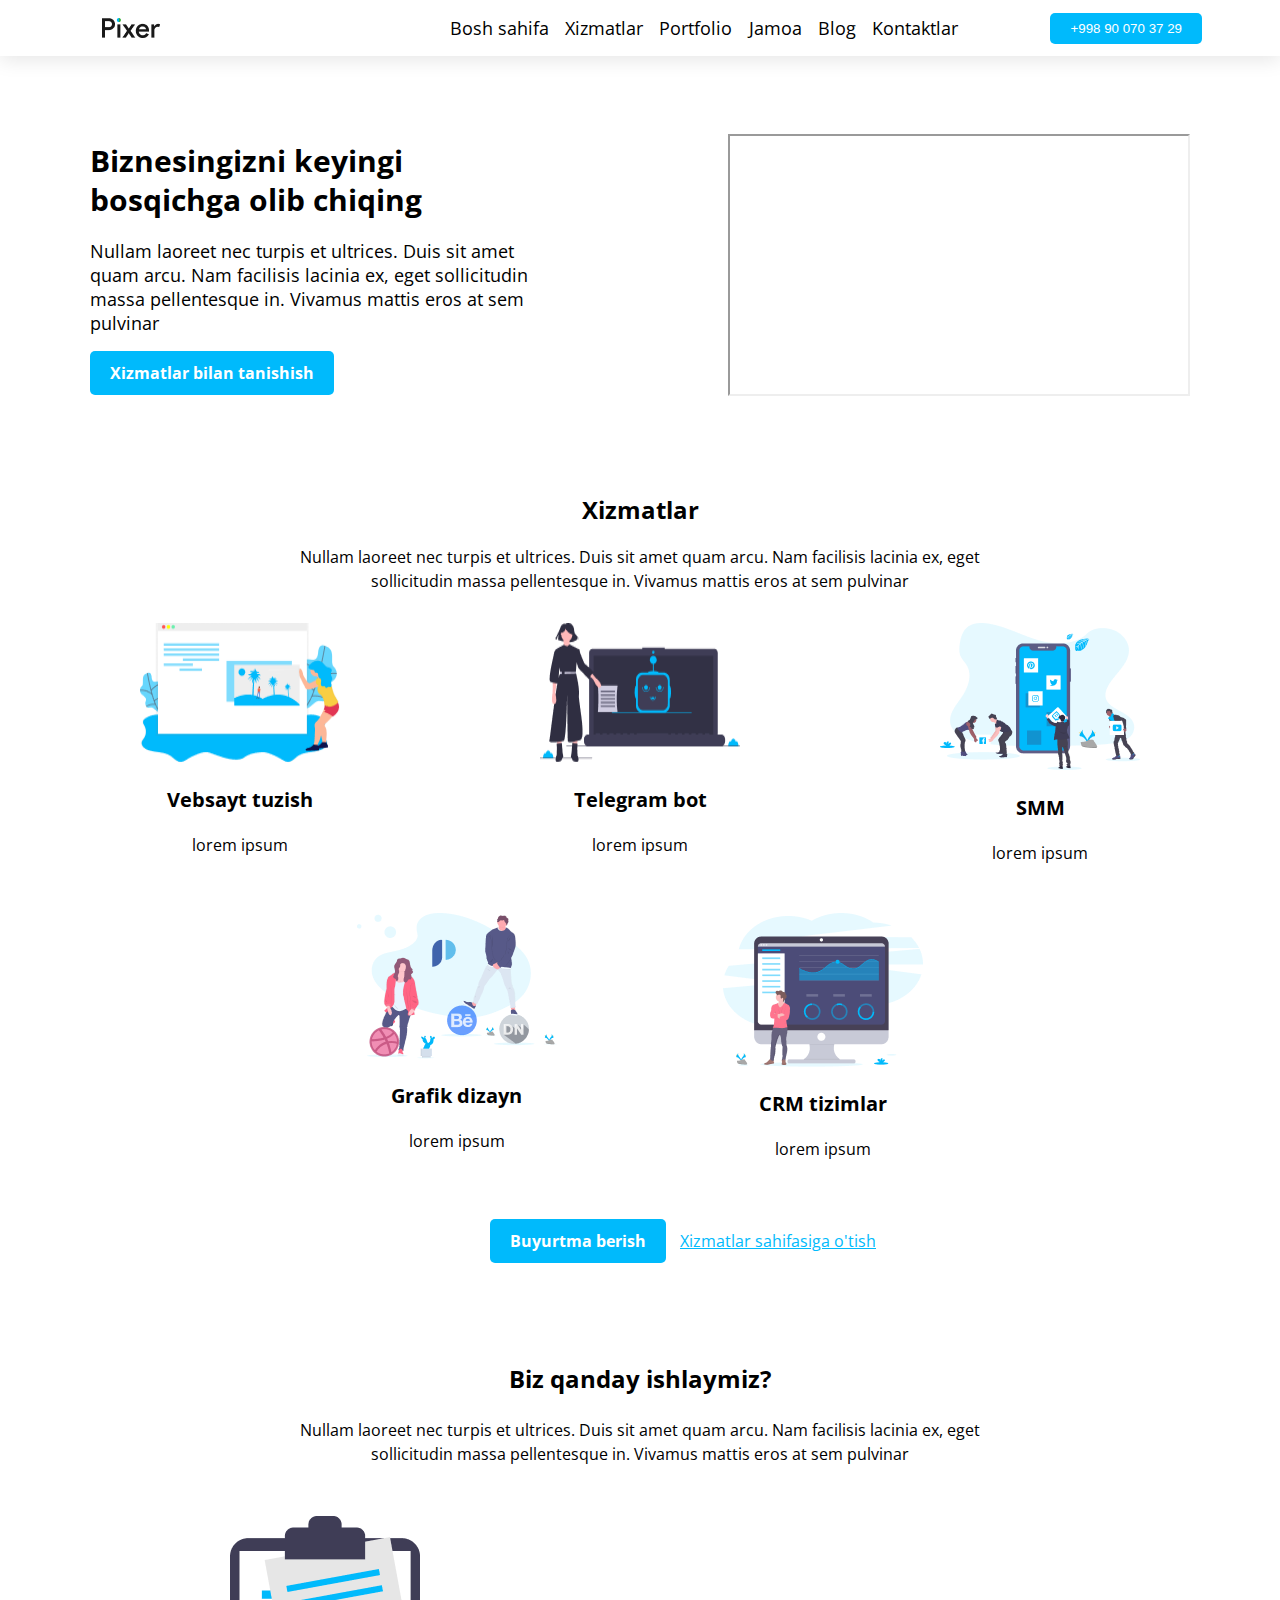
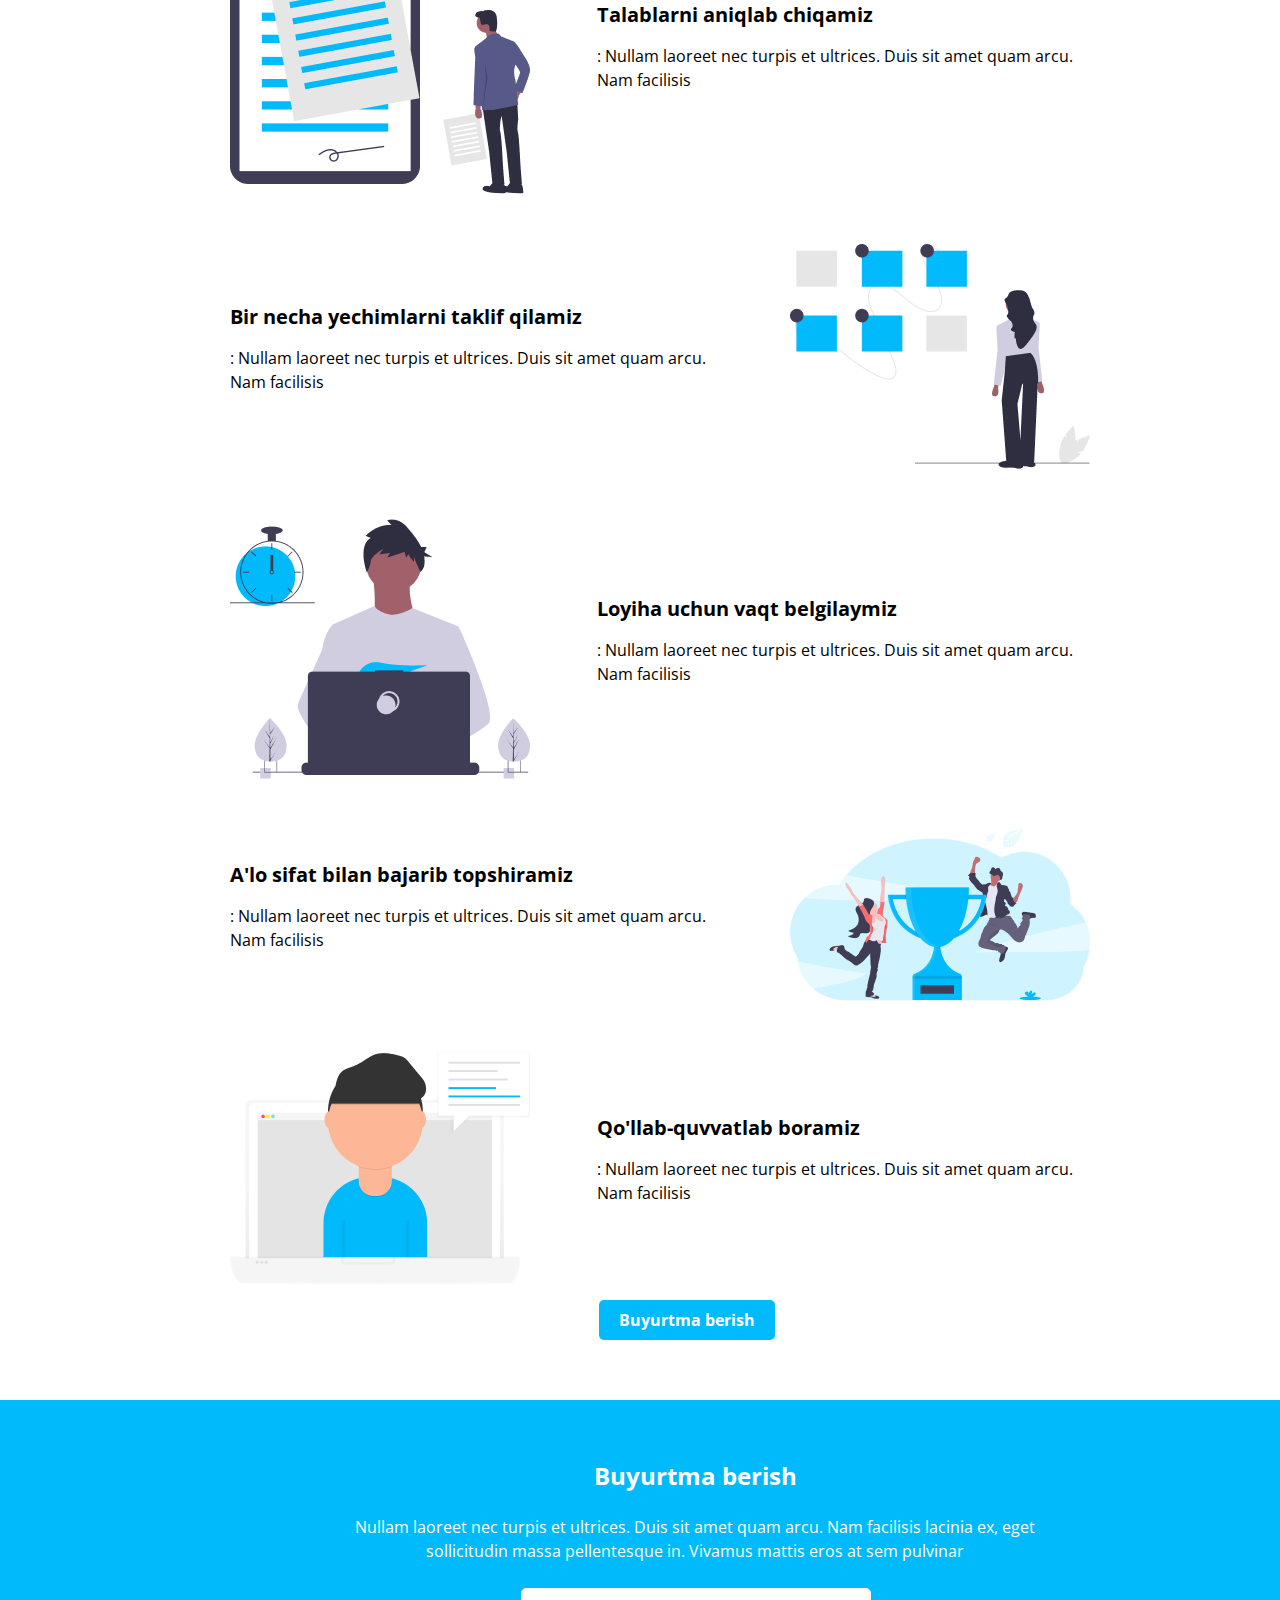
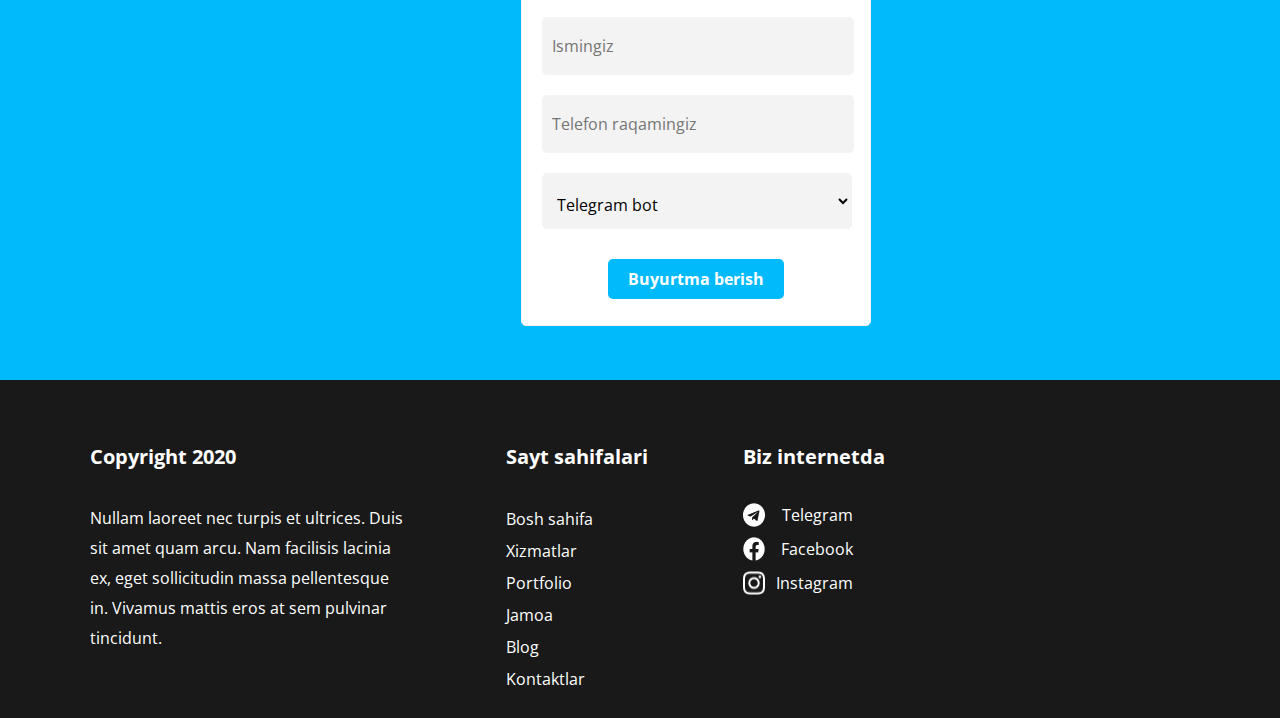
<file: index.html>
<!DOCTYPE html>
<html lang="en">
<head>
  <meta charset="UTF-8">
  <meta http-equiv="X-UA-Compatible" content="IE=edge">
  <meta name="viewport" content="width=device-width, initial-scale=1.0">
  <link rel="stylesheet" href="style/normalize.css">
  <link rel="stylesheet" href="style/main.min.css">
  <!-- <link rel="stylesheet" href="style/style.css"> -->
  <title>13 dars</title>
</head>
<body>
    <header class="site-header">
      <div class="site-header-container">
        <div class="header-wrapper">
          <img src="./img/logo.png" width="59" height="20" class="logo-img" alt="logo img">
            <div class="nav-wrapper">
              <nav class="site-nav">
                <ul class="sita-header-ul">
                  <li class="site-list"></li>
                  <a class="nav-link" href="index.one.html">Bosh sahifa</a>
                  <li class="site-list"></li>
                  <a class="nav-link" href="#">Xizmatlar</a>
                  <li class="site-list"></li>
                  <a class="nav-link" href="#">Portfolio</a>
                  <li class="site-list"></li>
                  <a class="nav-link" href="#">Jamoa</a>
                  <li class="site-list"></li>
                  <a class="nav-link" href="#">Blog</a>
                  <li class="site-list"></li>
                  <a class="nav-link" href="#">Kontaktlar</a>
                </ul>
              </nav>
              <button class="header-button" type="submit"> +998 90 070 37 29</button>
            </div> 
        </div>
      </div>
    </header>

    <main>
      <section class="site-hero">
        <div class="site-hero-container">
          <div class="hero-wrapper">
            <div class="hero-servise">
              <h1 class="hero-servise-heading">Biznesingizni keyingi bosqichga olib chiqing</h1>
              <p class="site-hero-text">Nullam laoreet nec turpis et ultrices. Duis sit amet quam arcu. Nam facilisis lacinia ex, eget sollicitudin massa pellentesque in. Vivamus mattis eros at sem pulvinar</p>
              <button class="site-hero-button" type="button"> 
                Xizmatlar bilan tanishish
              </button>
            </div>
            <div class="youtube">
              <iframe width="458" height="258" src="https://www.youtube.com/embed/6_pru8U2RmM?controls=0"
                  title="YouTube video"
                  allow="accelerometer; autoplay; clipboard-write; encrypted-media; gyroscope; picture-in-picture"
                  allowpaymentrequest="">
              </iframe>
            </div>
          </div>
        </div>
      </section>
      
      <!-- site servise -->

      <section>
        <div class="servise-container">
          <div class="servise-wrapper">
            <h2 class="servise-heading">Xizmatlar</h2>
            <p class="servise-text">Nullam laoreet nec turpis et ultrices. Duis sit amet quam arcu. Nam facilisis lacinia ex, eget <br> sollicitudin massa pellentesque in. Vivamus mattis eros at sem pulvinar</p>
            <ul class="site-servise-ul">
              <li class="servise-list">
                <div class="servise-list-div">
                  <img class="site-servise-site" width="200" height="129"  src="./img/site.png" alt="site img">
                  <h3 class="site-servise-heading">Vebsayt tuzish</h3>
                  <p class="site-servise-text">lorem ipsum</p>
                </div>
              </li>
              <li class="servise-list">
                <div class="servise-list-div">
                  <img class="site-servise-teligram" width="200" height="118" src="./img/bot-illustration.png" alt="bot-illustration img">
                  <h3 class="site-servise-heading">Telegram bot</h3>
                  <p class="site-servise-text">lorem ipsum</p>
                </div>
              </li>
              <li class="servise-list">
                <div class="servise-list-div">
                  <img class="site-servise-smm" width="200" height="148" src="./img/SMM.png" alt="SMM img">
                  <h3 class="site-servise-heading">SMM</h3>
                  <p class="site-servise-text">lorem ipsum</p>
                </div>
              </li>
              </ul>
              <ul class="servise-ul">
              <li class="servise-list">
                <div class="servise-list-div">
                  <img class="site-servise-design" width="200" height="146" src="./img/design.png" alt="Design img">
                  <h3 class="site-servise-heading">Grafik dizayn</h3>
                  <p class="site-servise-text">lorem ipsum</p>
                </div>
              </li>
              <li class="servise-list">
                <div class="servise-list-div">
                  <img class="site-servise-crm" width="200" height="154" src="./img/CRM.png" alt="CRM img">
                  <h3 class="site-servise-heading">CRM tizimlar</h3>
                  <p class="site-servise-text">lorem ipsum</p>
                </div>
              </li>
            </ul>

            <div class="wrapper-button">
                <button class="servise-btn" type="button">  Buyurtma berish</button>
                <a class="servise-link" href="#">Xizmatlar sahifasiga o'tish</a>
            </div>
          </div>
        </div>
      </section>
  
      <!-- our business -->

      <section>
        <div class="business-container">
          <div class="business-wrapper">
            <h3 class="site-work-heading">Biz qanday ishlaymiz?</h3>
            <p class="site-work-text"> Nullam laoreet nec turpis et ultrices. Duis sit amet quam arcu. Nam facilisis lacinia ex, eget <br> sollicitudin massa pellentesque in. Vivamus mattis eros at sem pulvinar</p>
            <ul class="site-work-ul">
              <li class="site-work-list">
                <img src="./img/Demand.png" width="300" height="278" alt="Demand img">
                <div>
                  <h4 class="work-bar-heading">Talablarni aniqlab chiqamiz</h4>
                  <p class="work-bar-text">: Nullam laoreet nec turpis et ultrices. Duis sit amet quam arcu. Nam facilisis</p>
                </div>
              </li>
              <li class="site-work-list">
                <div>
                  <h4 class="work-bar-heading">Bir necha yechimlarni taklif qilamiz</h4>
                  <p class="work-bar-text">: Nullam laoreet nec turpis et ultrices. Duis sit amet quam arcu. Nam facilisis</p>
                </div>
                <img src="./img/solution.png" width="300" height="225" alt="solution img">
              </li>
              <li class="site-work-list">
                <img src="./img/project.png" width="300" height="260" alt="project img">
                <div>
                  <h4 class="work-bar-heading">Loyiha uchun vaqt belgilaymiz</h4>
                  <p class="work-bar-text">: Nullam laoreet nec turpis et ultrices. Duis sit amet quam arcu. Nam facilisis</p>
                </div>
              </li>
              <li class="site-work-list">
                <div>
                  <h4 class="work-bar-heading">A'lo sifat bilan bajarib topshiramiz</h4>
                  <p class="work-bar-text">: Nullam laoreet nec turpis et ultrices. Duis sit amet quam arcu. Nam facilisis</p>
                </div>
                <img src="./img/quality.png" width="300" height="172" alt="quality img">
              </li>
              <li class="site-work-list">
                <img src="./img/support.png" width="300" height="233" alt="support img">
                <div>
                  <h4 class="work-bar-heading">Qo'llab-quvvatlab boramiz</h4>
                  <p class="work-bar-text">: Nullam laoreet nec turpis et ultrices. Duis sit amet quam arcu. Nam facilisis</p>
                </div>
              </li>
            </ul>
            <button class="site-work-btn" type="submit">Buyurtma berish</button>
          </div>
        </div>
      </section>
      
      <!-- site order -->

      <section class="order-section">
        <div class="site-order-container"  >
          <div class="order-wrapper">
            <h3 class="site-order-heading">Buyurtma berish</h3>
            <p class="site-order-text">Nullam laoreet nec turpis et ultrices. Duis sit amet quam arcu. Nam facilisis lacinia ex, eget sollicitudin massa pellentesque in. Vivamus mattis eros at sem pulvinar</p>
            <div class="order-form">
              <form action="https://echo.htmlacademy.ru/">
                <input selected class="input" type="text" name="text" id="text" placeholder="Ismingiz" >
                <input   selected class="input" type="number" name="number" id="number" placeholder="Telefon raqamingiz">
                <select class="species" >
                  <option value="text" selected >Xizmatlar turi</option>
                  <option value="text"  selected disabled>Grafik dizayn</option>
                  <option value="text"  selected disabled>Vebsayt tuzish</option>
                  <option value="text"  selected disabled>Telegram bot</option>
                </select>
              </form>
              <button class="site-order-btn" type="submit">Buyurtma berish</button>
            </div>
          </div>
        </div>
      </section>
    </main>


          <!-- site footer -->

    <footer class="site-footer">
      <div class="site-footer-container">
        <div class="footer-wrapper">
          <div>
            <h5 class="footer-heading">Copyright 2020</h5>
            <p class="footer-text">Nullam laoreet nec turpis et ultrices. Duis sit amet quam arcu. Nam facilisis lacinia ex, eget sollicitudin massa pellentesque in. Vivamus mattis eros at sem pulvinar tincidunt.</p>
          </div>
          <div>
            <h5 class="site-footer-heading">Sayt sahifalari</h5>
            <ul class="site-footer-ul">
              <li class="site-footer-list">
                <a class="site-footer-link" href="#">Bosh sahifa</a>
              </li>
              <li class="site-footer-list">
                <a class="site-footer-link" href="#">Xizmatlar</a>
              </li>
              <li class="site-footer-list">
                <a class="site-footer-link" href="#">Portfolio</a>
              </li>
              <li class="site-footer-list">
                <a class="site-footer-link" href="#">Jamoa</a>
              </li>
              <li class="site-footer-list">
                <a class="site-footer-link" href="#">Blog</a>
              </li>
              <li class="site-footer-list">
                <a class="site-footer-link" href="#">Kontaktlar</a>
              </li>
            </ul>
          </div>
          <div>
            <h5 class="footer-item-heading">Biz internetda</h5>
            <ul class="footer-item-ul">
              <li class="footer-item-list">
                <a class="footer-item-link" href="#">
                  <img class="footer-img" width="22" height="24" src="./img/teligram.png" alt="teligram img">
                  <p class="we-internet-text">Telegram</p>
                </a>
              </li>
              <li class="footer-item-list">
                <a class="footer-item-link" href="#">
                  <img class="footer-img" width="22" height="24" src="./img/fecbook.png" alt="fecbook img">
                  <p class="we-internet-text">Facebook</p>
                </a>
              </li>
              <li class="footer-item-list">
                <a class="footer-item-link" href="#">
                  <img class="footer-img" width="22" height="24" src="./img/instagram.png" alt="instagram img">
                  <p class="we-internet-text">Instagram</p>
                </a>
              </li>
            </ul>
          </div>
        </div>
      </div>
    </footer>


</body>
</html>
</file>
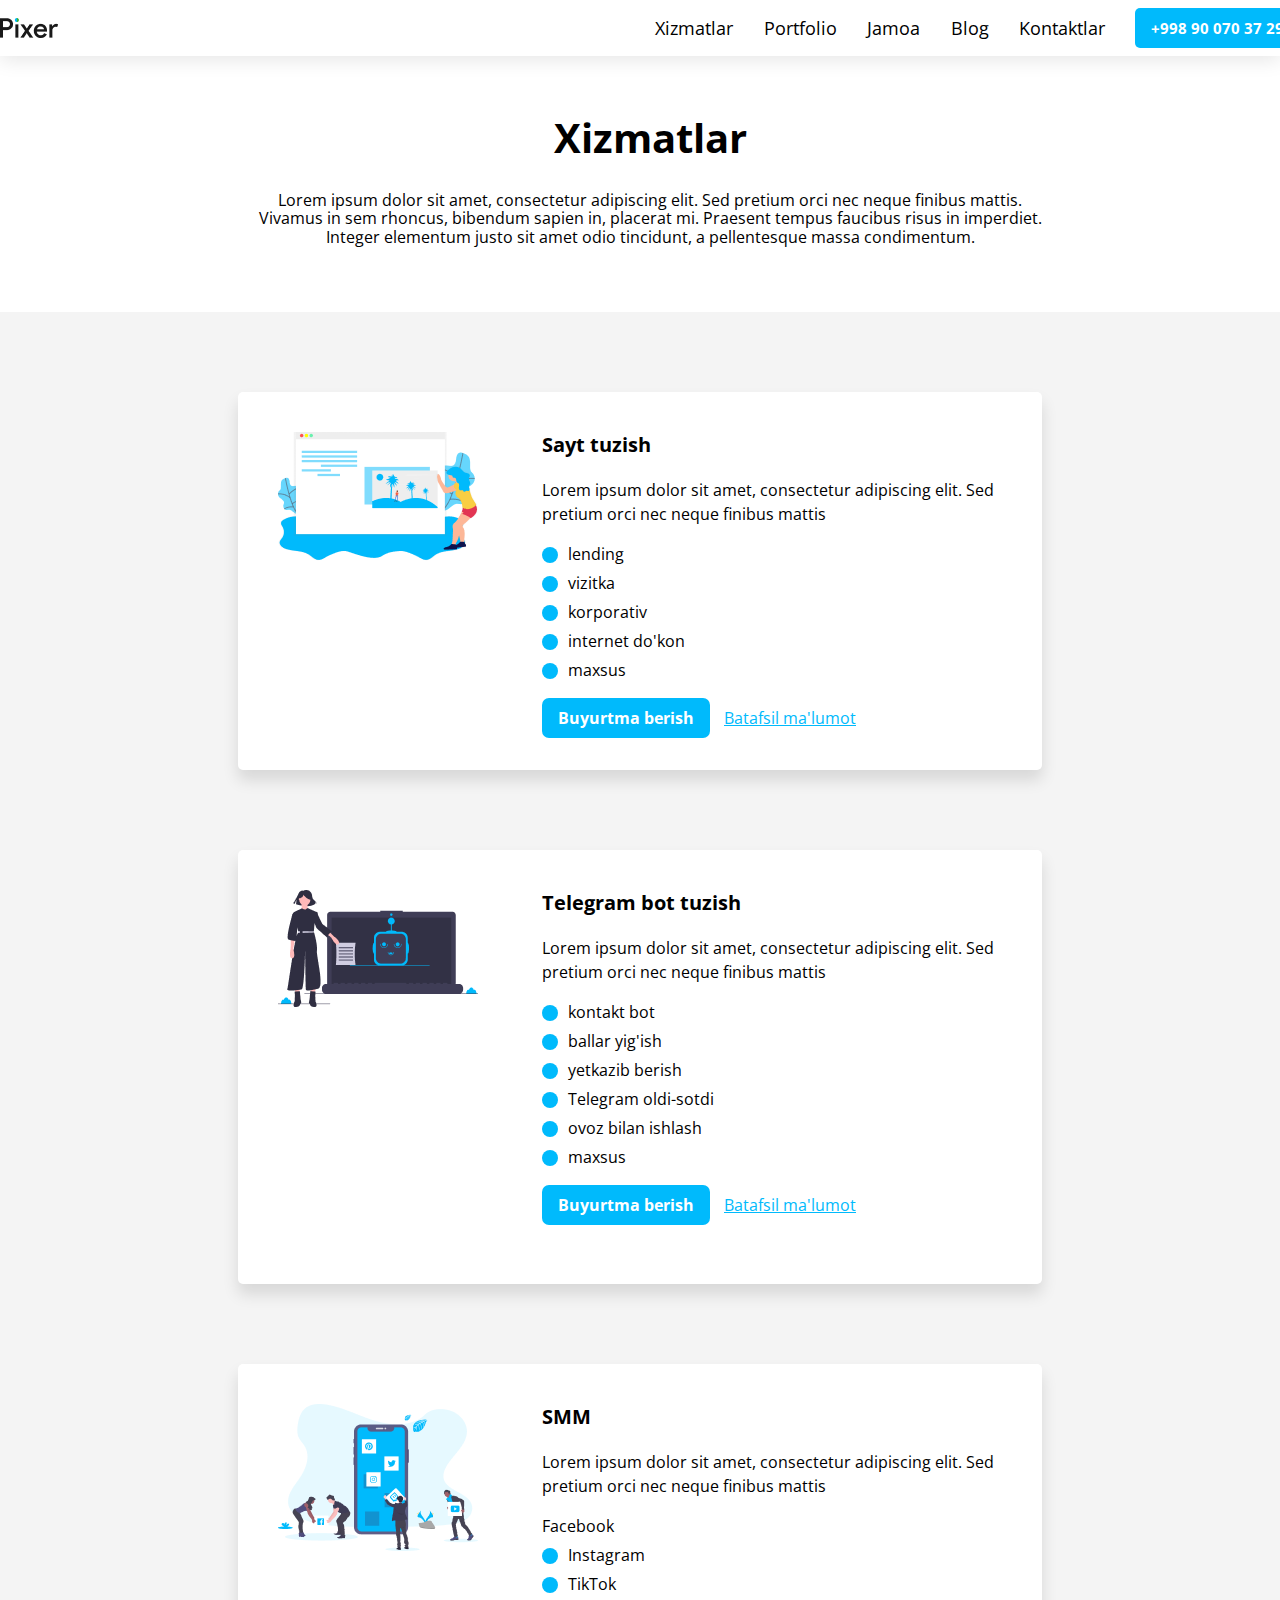
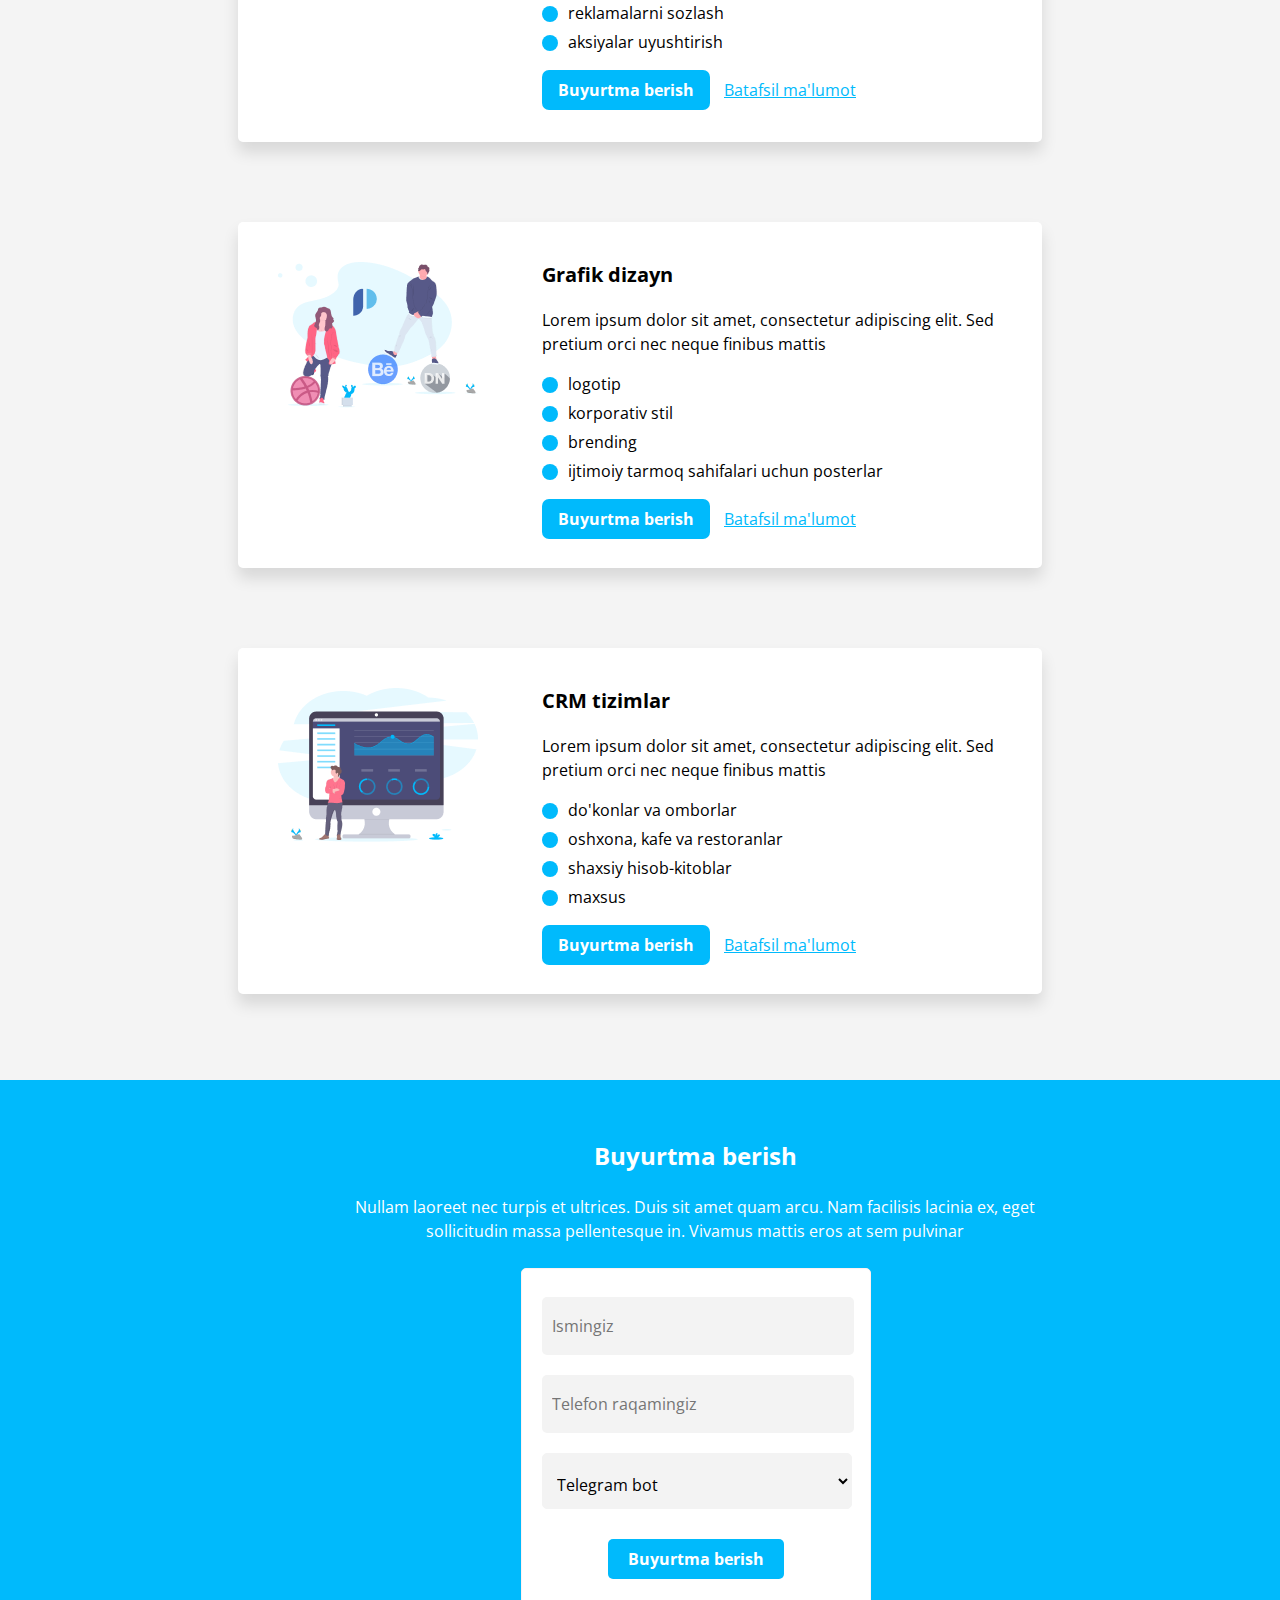
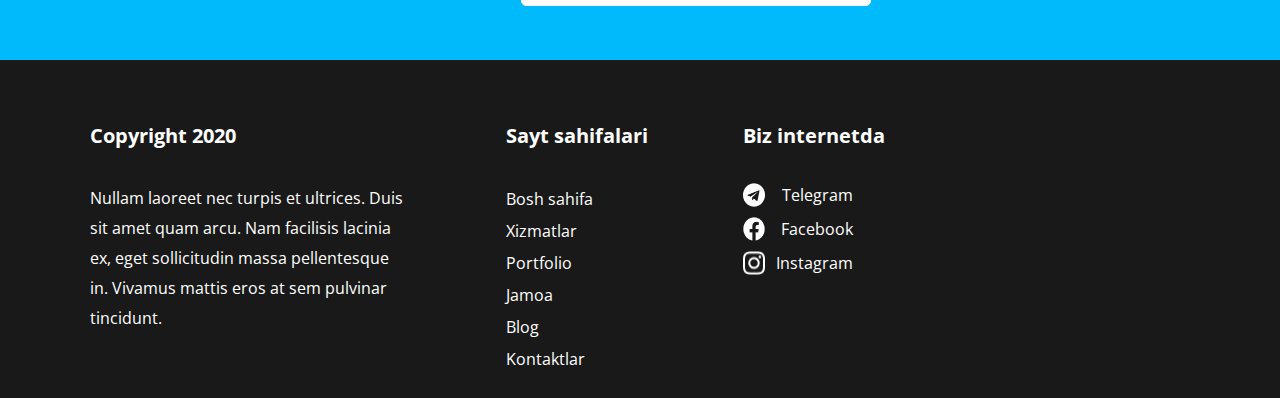
<file: index.one.html>
<!DOCTYPE html>
<html lang="en">
<head>
  <meta charset="UTF-8">
  <meta http-equiv="X-UA-Compatible" content="IE=edge">
  <meta name="viewport" content="width=device-width, initial-scale=1.0">
  <link rel="stylesheet" href="./style/normalize.css">
  <link rel="stylesheet" href="./style/minifier.css">
  <!-- <link rel="stylesheet" href="./style/style.one.css"> -->
  <title>Pixer</title>
</head>
<body>
  <header class="site-header">
    <div class="header-conrainer">
      <div class="header-wrapper">
        <img class="logo-img" src="./img/logo.png" alt="">
          <nav class="site-nav">
            <ul class="header-ul">
              <li class="header-list">
                <a class="header-link" href="#">Xizmatlar </a>
              </li>
              <li class="header-list">
                <a class="header-link" href="#">Portfolio</a>
              </li>
              <li class="header-list">
                <a class="header-link" href="#">Jamoa</a>
              </li>
              <li class="header-list">
                <a class="header-link" href="#">Blog</a>
              </li>
              <li class="header-list">
                <a class="header-link" href="#">Kontaktlar</a>
              </li>
            </ul>
            <button class="header-btn" type="button">+998 90 070 37 29</button>
          </nav>  
      </div>
    </div>
  </header>
  
  <main>

      <!-- site hero  -->


    <section id="servise">
      <div class="site-hero-continer">
        <div class="hero-wrapper">
          <h1 class="hero-heading">Xizmatlar</h1>
          <p class="hero-text">Lorem ipsum dolor sit amet, consectetur adipiscing elit. Sed pretium orci nec neque finibus mattis. Vivamus in sem rhoncus, bibendum sapien in, placerat mi. Praesent tempus faucibus risus in imperdiet. Integer elementum justo sit amet odio tincidunt, a pellentesque massa condimentum.</p>
        </div>
      </div>
    </section>

<!-- site servise systems -->

    <section class="servise-section">
      <div class="servise-container">
        <div class="servise-wrapper">
       
            <div class="servise-list">
              <div class="servise-systems"  >
                <img src="./img/site.png" class="servise-imgs" width="200" height="129" alt="site img">
                <div class="system-main">
                  <h3 class="system-heading">Sayt tuzish</h3>
                  <p class="system-text">Lorem ipsum dolor sit amet, consectetur adipiscing elit. Sed pretium orci nec neque finibus mattis</p>
                  <ul class="system-ul">
                    <li class="system-list"> <div class="circle"></div>lending</li>
                    <li class="system-list"> <div class="circle"></div>vizitka</li>
                    <li class="system-list"> <div class="circle"></div> korporativ</li>
                    <li class="system-list"> <div class="circle"></div>internet do'kon </li>
                    <li class="system-list"> <div class="circle"></div>maxsus</li>
                  </ul>
                  <button class="system-btn">Buyurtma berish</button>
                  <a class="system-link" href="#">Batafsil ma'lumot</a>
                </div>
              </div>
            </div>
            <div class="servise-list">
              <div  class="servise-systems-teligram"  >
                <img src="./img/bot-illustration.png" class="servise-imgs" width="200" height="118" alt="bot-illustration img">
                <div class="system-main">
                  <h3 class="system-heading">Telegram bot tuzish</h3>
                  <p class="system-text">Lorem ipsum dolor sit amet, consectetur adipiscing elit. Sed pretium orci nec neque finibus mattis</p>
                  <ul class="system-ul">
                    <li class="system-list"><div class="circle"></div>kontakt bot</li>
                    <li class="system-list"><div class="circle"></div> ballar yig'ish</li>
                    <li class="system-list"><div class="circle"></div> yetkazib berish</li>
                    <li class="system-list"><div class="circle"></div>Telegram oldi-sotdi</li>
                    <li class="system-list"><div class="circle"></div>ovoz bilan ishlash</li>
                    <li class="system-list"><div class="circle"></div> maxsus</li>
                  </ul> 
                    <button class="system-btn">Buyurtma berish</button>
                    <a class="system-link" href="#">Batafsil ma'lumot</a>
                </div>
              </div>
            </div>
            <div class="servise-list">
              <div  class="servise-systems-smm"  >
                <img src="./img/SMM.png" class="servise-imgs" width="200" height="148" alt="SMM img">
                <div class="system-main">
                  <h3 class="system-heading">SMM</h3>
                  <p class="system-text">Lorem ipsum dolor sit amet, consectetur adipiscing elit. Sed pretium orci nec neque finibus mattis</p>
                  <ul class="system-ul">
                    <li class="system-list"><div class="circlea"></div>Facebook</li>
                    <li class="system-list"><div class="circle"></div> Instagram</li>
                    <li class="system-list"><div class="circle"></div> TikTok</li>
                    <li class="system-list"><div class="circle"></div>reklamalarni sozlash</li>
                    <li class="system-list"><div class="circle"></div> aksiyalar uyushtirish</li>
                  </ul> 
                    <button class="system-btn">Buyurtma berish</button>
                    <a class="system-link" href="#">Batafsil ma'lumot</a>
                </div>
              </div>
            </div>
            <div class="servise-list-">
              <div  class="servise-systems-design"  >
                <img src="./img/design.png" class="servise-imgs" width="200" height="146" alt="design img">
                <div class="system-main">
                  <h3 class="system-heading">Grafik dizayn</h3>
                  <p class="system-text">Lorem ipsum dolor sit amet, consectetur adipiscing elit. Sed pretium orci nec neque finibus mattis</p>
                  <ul class="system-ul">
                    <li class="system-list"><div class="circle"></div>logotip</li>
                    <li class="system-list"><div class="circle"></div>korporativ stil</li>
                    <li class="system-list"><div class="circle"></div>brending</li>
                    <li class="system-list"><div class="circle"></div> ijtimoiy tarmoq sahifalari uchun posterlar</li>
                  </ul> 
                    <button class="system-btn">Buyurtma berish</button>
                    <a class="system-link" href="#">Batafsil ma'lumot</a>
                </div>
              </div>
            </div>
            <div class="servise-list">
              <div  class="servise-systems-crm"  >
                <img src="./img/CRM.png" class="servise-imgs" width="200" height="154" alt="CRM img">
                <div class="system-main">
                  <h3 class="system-heading">CRM tizimlar</h3>
                  <p class="system-text">Lorem ipsum dolor sit amet, consectetur adipiscing elit. Sed pretium orci nec neque finibus mattis</p>
                  <ul class="system-ul">
                    <li class="system-list"><div class="circle"></div>do'konlar va omborlar</li>
                    <li class="system-list"><div class="circle"></div>oshxona, kafe va restoranlar</li>
                    <li class="system-list"><div class="circle"></div>shaxsiy hisob-kitoblar</li>
                    <li class="system-list"><div class="circle"></div> maxsus</li>
                  </ul> 
                    <button class="system-btn">Buyurtma berish</button>
                    <a class="system-link" href="#">Batafsil ma'lumot</a>
                </div>
            </div>
          </ul>
        </div>
      </div>
    </section>


      <!-- site order -->

    <section class="order-section">
      <div class="site-order-container"  >
        <div class="order-wrapper">
          <h3 class="site-order-heading">Buyurtma berish</h3>
          <p class="site-order-text">Nullam laoreet nec turpis et ultrices. Duis sit amet quam arcu. Nam facilisis lacinia ex, eget sollicitudin massa pellentesque in. Vivamus mattis eros at sem pulvinar</p>
          <div class="order-form">
            <form action="https://echo.htmlacademy.ru/">
              <input selected class="input" type="text" name="text" id="text" placeholder="Ismingiz" >
              <input   selected class="input" type="number" name="number" id="number" placeholder="Telefon raqamingiz">
              <select class="species" >
                <option value="text" selected >Xizmatlar turi</option>
                <option value="text"  selected disabled>Grafik dizayn</option>
                <option value="text"  selected disabled>Vebsayt tuzish</option>
                <option value="text"  selected disabled>Telegram bot</option>
              </select>
            </form>
            <button class="site-order-btn" type="submit">Buyurtma berish</button>
          </div>
        </div>
      </div>
    </section>
  </main>


  
        <!-- site footer -->

    <footer class="site-footer">
      <div class="site-footer-container">
        <div class="footer-wrapper">
          <div>
            <h5 class="footer-heading">Copyright 2020</h5>
            <p class="footer-text">Nullam laoreet nec turpis et ultrices. Duis sit amet quam arcu. Nam facilisis lacinia ex, eget sollicitudin massa pellentesque in. Vivamus mattis eros at sem pulvinar tincidunt.</p>
          </div>
          <div>
            <h5 class="site-footer-heading">Sayt sahifalari</h5>
            <ul class="site-footer-ul">
              <li class="site-footer-list">
                <a class="site-footer-link" href="#">Bosh sahifa</a>
              </li>
              <li class="site-footer-list">
                <a class="site-footer-link" href="#">Xizmatlar</a>
              </li>
              <li class="site-footer-list">
                <a class="site-footer-link" href="#">Portfolio</a>
              </li>
              <li class="site-footer-list">
                <a class="site-footer-link" href="#">Jamoa</a>
              </li>
              <li class="site-footer-list">
                <a class="site-footer-link" href="#">Blog</a>
              </li>
              <li class="site-footer-list">
                <a class="site-footer-link" href="#">Kontaktlar</a>
              </li>
            </ul>
          </div>
          <div>
            <h5 class="footer-item-heading">Biz internetda</h5>
            <ul class="footer-item-ul">
              <li class="footer-item-list">
                <a class="footer-item-link" href="#">
                  <img class="footer-img" width="22" height="24" src="./img/teligram.png" alt="teligram img">
                  <p class="we-internet-text">Telegram</p>
                </a>
              </li>
              <li class="footer-item-list">
                <a class="footer-item-link" href="#">
                  <img class="footer-img" width="22" height="24" src="./img/fecbook.png" alt="fecbook img">
                  <p class="we-internet-text">Facebook</p>
                </a>
              </li>
              <li class="footer-item-list">
                <a class="footer-item-link" href="#">
                  <img class="footer-img" height="24" src="./img/instagram.png" alt="instagram img">
                  <p class="we-internet-text">Instagram</p>
                </a>
              </li>
            </ul>
          </div>
        </div>
      </div>
    </footer>


</body>
</html>
</file>
<file: style/style.css>
@font-face {
  font-family: "Open Sans";
  font-style: normal;
  font-weight: 300;
  src:
        url("../fonts/open-sans-v27-latin-300.woff2") format("woff2"), /* Chrome 26+, Opera 23+, Firefox 39+ */
        url("../fonts/open-sans-v27-latin-300.woff") format("woff"); /* Chrome 6+, Firefox 3.6+, IE 9+, Safari 5.1+ */
}

@font-face {
  font-family: "Open Sans";
  font-style: normal;
  font-weight: 400;
  src: 
        url("../fonts/open-sans-v27-latin-regular.woff2") format("woff2"), 
        url("../fonts/open-sans-v27-latin-regular.woff") format("woff"); 
}  

@font-face {
  font-family: "Open Sans";
  font-style: normal;
  font-weight: 600;
  src:
        url("../fonts/open-sans-v27-latin-600.woff2") format("woff2"), 
        url("../fonts/open-sans-v27-latin-600.woff") format("woff");
} 

@font-face {
  font-family: 'Open Sans';
  font-style: normal;
  font-weight: 500;
  src:
        url("../fonts/open-sans-v27-latin-500.woff2") format("woff2"), 
        url("../fonts/open-sans-v27-latin-500.woff") format("woff"); 
}

@font-face {
  font-family: "Open Sans";
  font-style: normal;
  font-weight: 700;
  src:
        url("../fonts/open-sans-v27-latin-700.woff2") format("woff2"), 
        url("../fonts/open-sans-v27-latin-700.woff") format("woff");
}

body {
  -webkit-box-sizing: border-box;
          box-sizing: border-box;
  font-family: "Open Sans" sans-serif;
}
  button:hover {
  background-color: #01668bc5;
  color:  rgb(255, 255, 255);

}

.site-header {
  background: rgb(255, 255, 255);
  -webkit-box-shadow: 0px 4px 20px rgba(0, 0, 0, 0.1);
          box-shadow: 0px 4px 20px rgba(0, 0, 0, 0.1);
          height: 56px;
}

.site-header-container {
  margin-right: auto; 
  margin-left: auto;
  width: 1300px;
  
}

.header-wrapper {
  width: 1100px;
  display: -webkit-box;
  display: -ms-flexbox;
  display: flex;
  -webkit-box-pack: justify;
      -ms-flex-pack: justify;
          justify-content: space-between;
  margin-left: 102px;
}

.logo-img {
  width: 59px;
  height: 20px;
  margin-top: 18px;
}

.nav-wrapper {
  width: 760px;
  -webkit-box-align: center;
      -ms-flex-align: center;
          align-items: center;
  text-align: center;
  display: -webkit-box;
  display: -ms-flexbox;
  display: flex;
  -webkit-box-pack: justify;
      -ms-flex-pack: justify;
          justify-content: space-between;
}

.site-nav {
  height: 56px;
}

.sita-header-ul {
  display: -webkit-box;
  display: -ms-flexbox;
  display: flex;
  -webkit-box-pack: justify;
      -ms-flex-pack: justify;
          justify-content: space-between;
  padding-left: 0;
  width: 516px;
}

.site-list {
  list-style-type: none;
  height: 32px;
}

.nav-link {
  text-decoration: none;
  -webkit-box-align: center;
      -ms-flex-align: center;
          align-items: center;
  font-family: "Open Sans";
  font-size: 18px;
  line-height: 24px;
  color: rgb(0, 0, 0);
}

.header-button {
  margin: 0;
  padding-top: 8px;
  padding-right: 20px;
  padding-bottom: 8px;
  padding-left: 20px;
  color: rgb(255, 255, 255);
  background: rgb(0, 186, 252);
  border-radius: 5px;
  border: none;
}


  /* hero main */


.site-hero {
  -webkit-box-sizing: border-box;
          box-sizing: border-box;
  font-family: "Open Sans" sans-serif;
}

.site-hero-container {
  width: 1100px;
  height: 418px;
  margin-left: auto;
  margin-right: auto;
}

.hero-wrapper{
  width: 1100px;
  display: -webkit-box;
  display: -ms-flexbox;
  display: flex;
  -webkit-box-pack: justify;
      -ms-flex-pack: justify;
          justify-content: space-between;
}

.hero-servise {
  width: 470px;
  margin-top: 25px;
}

.hero-servise-heading {
  font-family: Open Sans;
  font-style: normal;
  font-weight: bold;
  font-size: 30px;
  line-height: 130%;
  color: rgb(0, 0, 0);
  width:  470px;
  margin-top: 60px;
}

.site-hero-text {
  font-family: Open Sans;
  font-size: 18px;
  line-height: 24px;
  width: 470px;
  margin: 0;
  padding: 0;
}

.site-hero-button {
  font-family: Open Sans;
  font-style: normal;
  font-weight: bold;
  font-size: 16px;
  line-height: 24px;
  color: rgb(255, 255, 255);
  padding: 10px 20px 10px 20px;
  border-radius: 5px;
  border: none;
  margin-top: 16px;
  background: rgb(0, 186, 252);
}

.youtube{
  margin-top: 78px;
}

/* site servise */


.servise-container {
  width: 1100px;
  margin-right: auto;
  margin-left: auto;
}

.servise-wrapper {
  width: 1100px;
}

.servise-heading {
  font-family: Open Sans;
  font-weight: bold;
  font-size: 24px;
  line-height: 130%;
  text-align: center;
  color: rgb(0, 0, 0);
}

.servise-text{
  font-family: Open Sans;
  font-size: 16px;
  line-height: 24px;
  text-align: center;
  color: rgb(0, 0, 0);
}

.site-servise-ul{
  margin-top: 30px;
  padding-left: 0;
  width: 1100px;
  display: -webkit-box;
  display: -ms-flexbox;
  display: flex;
  -webkit-box-pack: justify;
      -ms-flex-pack: justify;
          justify-content: space-between;
  -ms-flex-wrap: wrap;
      flex-wrap: wrap;
}

.servise-list{
  list-style-type: none;
}
.servise-ul {
  padding-left: 0;
  width: 800px;
  display: -webkit-box;
  display: -ms-flexbox;
  display: flex;
  -webkit-box-pack: space-evenly;
      -ms-flex-pack: space-evenly;
          justify-content: space-evenly;
  -ms-flex-wrap: wrap;
      flex-wrap: wrap;
  margin-left: 150px;
  margin-top: 30px;
  }

.servise-list-div {
  -webkit-box-align: center;
      -ms-flex-align: center;
          align-items: center;
  border-radius: 5px;
  width: 300px;
  height: 260px;
  -ms-flex-item-align: center;
      -ms-grid-row-align: center;
      align-self: center;
}

.servise-list-div:hover {
  -webkit-box-shadow: 0px 8px 8px rgba(0, 0, 0, 0.1);
          box-shadow: 0px 8px 8px rgba(0, 0, 0, 0.1);
}

.site-servise-site {
  width: 200px;
  height: 140px;
  margin-left: 50px;
}

.site-servise-teligram {
  width: 200px;
  height: 140px;
  margin-left: 50px;
}

.site-servise-smm {
  width: 200px;
  height: 148px;
  margin-left: 50px;
}

.site-servise-design {
  width: 200px;
  height: 146px;
  margin-left: 50px;
}

.site-servise-crm {
  width: 200px;
  height: 154px;
  margin-left: 50px;
}

.site-servise-heading {
  font-family: Open Sans;
  font-style: normal;
  font-weight: bold;
  font-size: 20px;
  line-height: 130%;
  text-align: center;
  color: rgb(0, 0, 0);
}

.site-servise-text {
  font-family: Open Sans;
  font-style: normal;
  font-weight: normal;
  font-size: 16px;
  line-height: 24px;
  text-align: center;
  color: rgb(0, 0, 0);
  
}

.wrapper-button {
  width: 1100px;
  -webkit-box-align: center;
      -ms-flex-align: center;
          align-items: center;
  margin-left: 400px;
}

.servise-btn  {
  font-family: Open Sans;
  font-style: normal;
  font-weight: bold;
  font-size: 16px;
  line-height: 24px;
  color: rgb(255, 255, 255);
  background-color: rgb(0, 186, 252);
  padding: 10px 20px 10px 20px;
  border-radius: 5px;
  border: none;
  margin-top: 30px;
}

.servise-link {
  color: rgb(0, 186, 252);
  margin-left: 10px;
  font-family: Open Sans;
  font-style: normal;
  font-weight: normal;
  font-size: 16px;
  line-height: 24px;
  text-align: center;
  -webkit-text-decoration-line: underline;
          text-decoration-line: underline;
  color: rgb(0, 186, 252);
  }


/*  our business  */


.business-container {
  width: 1100px;
  margin-right: auto;
  margin-left: auto;
  margin-top: 100px;
  }

.business-wrapper {
  width: 900px;
  margin-left: 100px;
}

.site-work-heading {
  font-family: Open Sans;
  font-weight: bold;
  font-size: 24px;
  line-height: 130%;
  text-align: center;
  color: rgb(0, 0, 0);
}

.site-work-text {
  font-family: Open Sans;
  font-size: 16px;
  line-height: 24px;
  text-align: center;
  color: rgb(0, 0, 0);
}

.site-work-list {
  list-style-type: none;
  display: -webkit-box;
  display: -ms-flexbox;
  display: flex;
  -webkit-box-pack: justify;
      -ms-flex-pack: justify;
          justify-content: space-between;
  -webkit-box-align: center;
      -ms-flex-align: center;
          align-items: center;
  margin-top: 50px;
}

.work-bar-heading {
  font-family: Open Sans;
  font-weight: bold;
  font-size: 20px;
  line-height: 130%;
  text-align: center;
  color: rgb(0, 0, 0);
  text-align: start;
  margin: 0;
}

.work-bar-text {
  width: 493px;
  font-family: Open Sans;
  font-size: 16px;
  line-height: 24px;
  color: rgb(0, 0, 0);
}

.site-work-btn {
padding: 8px 20px 8px 20px;
color:rgb(255, 255, 255);
background-color: rgb(0, 186, 252);
font-family: Open Sans;
font-style: normal;
font-weight: bold;
font-size: 16px;
line-height: 24px;
border: none;
border-radius: 5px;
margin-left: 409px;
}



/* site order */


.order-section {
  background: rgb(0, 186, 252);
  height: 580px;
}

.site-order-container {
width: 719px;
margin-left: auto;
margin-right: auto;
}

.order-wrapper {
  width: 719px;
  margin-top: 60px;
  margin-left: 55px;
}

.site-order-heading {
  font-family: Open Sans;
  font-weight: bold;
  font-size: 24px;
  line-height: 130%;
  text-align: center;
  color: rgb(255, 255, 255);
  padding-top: 60px;
}

.site-order-text {
  font-family: Open Sans;
  font-size: 16px;
  line-height: 150%;
  text-align: center;
  color: rgb(255, 255, 255);
  
}

.order-form {
  margin-left: 185px;
  width: 348px;
  height: 320px;
  background-color: rgb(255, 255, 255);
  display: -webkit-box;
  display: -ms-flexbox;
  display: flex;
  -webkit-box-orient: vertical;
  -webkit-box-direction: normal;
      -ms-flex-direction: column;
          flex-direction: column;
  -webkit-box-align: center;
      -ms-flex-align: center;
          align-items: center;
  padding: 8px 0px;
  background-color: hsl(0, 0%, 100%);
  border-radius: 5px;
  border: 1px solid rgb(255, 241, 241);
  margin-top: 25px;
  
}

.input {
  width: 300px;
  height: 56px;
  margin-top: 20px;
  background-color: rgb(243, 243, 243);
  border-radius: 5px;
  border: none;
  padding-left: 10px;
  font-family: Open Sans;
  font-size: 16px;
  line-height: 150%;
  color: rgb(0, 0, 0);
  margin-left: 20px;

}

.species {
  margin-top: 20px;
  width: 310px;
  height: 56px;
  border: 1px solid rgb(243, 243, 243);
  background-color: rgb(243, 243, 243);
  padding-top: 8px;
  border-radius: 5px;
  padding-left: 10px;
  font-family: Open Sans;
  font-size: 16px;
  line-height: 150%;
  color: rgb(0, 0, 0);
  margin-left: 20px;
}

.site-order-btn {
  padding: 8px 20px 8px 20px;
  color:rgb(255, 255, 255);
  background-color: rgb(0, 186, 252);
  font-family: Open Sans;
  font-style: normal;
  font-weight: bold;
  font-size: 16px;
  line-height: 24px;
  border: none;
  border-radius: 5px;
  margin-top: 30px;
}


 /* site footer */

.site-footer {
  height: 338px;
  background-color: rgb(25, 25, 25);
}

.site-footer-container {
  width: 1100px;
  margin-right: auto;
  margin-left: auto;
}

.footer-wrapper {
  width: 795px;
  display: -webkit-box;
  display: -ms-flexbox;
  display: flex;
  -webkit-box-pack: justify;
      -ms-flex-pack: justify;
          justify-content: space-between;
  padding-top: 30px;
}

.footer-heading {
  font-family: Open Sans;
  font-weight: bold;
  font-size: 20px;
  line-height: 130%;
  color:rgb(255, 255, 255);
}

.footer-text {
  width: 320px;
  font-family: Open Sans;
  font-size: 16px;
  line-height: 30px;
  color:rgb(255, 255, 255);
  }

.site-footer-heading {
  font-family: Open Sans;
  font-style: normal;
  font-weight: bold;
  font-size: 20px;
  line-height: 130%;
  color:rgb(255, 255, 255);
}

.site-footer-ul {
  padding-left: 0;
}

.site-footer-list {
  list-style-type: none;
}


.site-footer-link {
  font-family: Open Sans;
  font-style: normal;
  font-weight: normal;
  font-size: 16px;
  line-height: 32px;
  color: rgb(255, 255, 255);
  text-decoration: none;
}

.footer-item-heading {
  font-family: Open Sans;
  font-style: normal;
  font-weight: bold;
  font-size: 20px;
  line-height: 130%;
  color:rgb(255, 255, 255);
}

.footer-item-ul {
  height: 88px;
  padding-left: 0;
}

.footer-item-list {
  list-style-type: none;
}

.footer-item-link {
  text-decoration: none;
  font-family: Open Sans;
  font-style: normal;
  font-weight: normal;
  font-size: 16px;
  line-height: 24px;
  display: -webkit-box;
  display: -ms-flexbox;
  display: flex;
  -webkit-box-pack: justify;
      -ms-flex-pack: justify;
          justify-content: space-between;
  margin-top: 10px;
  width: 110px;
}

.footer-img {
  width: 22px;
  height: 24px;
}

.we-internet-text {
  margin: 0;
  color:rgb(255, 255, 255);
}
</file>
<file: style/minifier.css>
@font-face{font-family:"Open Sans";font-style:normal;font-weight:300;src:url("../fonts/open-sans-v27-latin-300.woff2") format("woff2"),url("../fonts/open-sans-v27-latin-300.woff") format("woff")}@font-face{font-family:"Open Sans";font-style:normal;font-weight:400;src:url("../fonts/open-sans-v27-latin-regular.woff2") format("woff2"),url("../fonts/open-sans-v27-latin-regular.woff") format("woff")}@font-face{font-family:"Open Sans";font-style:normal;font-weight:600;src:url("../fonts/open-sans-v27-latin-600.woff2") format("woff2"),url("../fonts/open-sans-v27-latin-600.woff") format("woff")}@font-face{font-family:'Open Sans';font-style:normal;font-weight:500;src:url("../fonts/open-sans-v27-latin-500.woff2") format("woff2"),url("../fonts/open-sans-v27-latin-500.woff") format("woff")}@font-face{font-family:"Open Sans";font-style:normal;font-weight:700;src:url("../fonts/open-sans-v27-latin-700.woff2") format("woff2"),url("../fonts/open-sans-v27-latin-700.woff") format("woff")}body{-webkit-box-sizing:border-box;box-sizing:border-box;font-family:Open Sans}.site-header{position:fixed;top:0;width:100%;height:56px;-webkit-box-align:center;-ms-flex-align:center;align-items:center;background-color:#fff;-webkit-box-shadow:0 4px 20px rgba(0,0,0,.1);box-shadow:0 4px 20px rgba(0,0,0,.1);position:relative}.header-conrainer{width:1300px;margin-left:auto;margin-right:auto}.header-wrapper{width:1300px;display:-webkit-box;display:-ms-flexbox;display:flex;-webkit-box-pack:justify;-ms-flex-pack:justify;justify-content:space-between;-webkit-box-align:center;-ms-flex-align:center;align-items:center}.logo-img{width:59px;height:20px}.site-nav{width:645px;height:56px;-webkit-box-align:center;-ms-flex-align:center;align-items:center;display:-webkit-box;display:-ms-flexbox;display:flex;-webkit-box-pack:justify;-ms-flex-pack:justify;justify-content:space-between;padding-left:0}.header-ul{display:-webkit-box;display:-ms-flexbox;display:flex;-webkit-box-pack:justify;-ms-flex-pack:justify;justify-content:space-between;width:450px;padding-left:0}.header-list{list-style-type:none}.header-link{font-family:Open Sans;font-size:18px;line-height:24px;color:#000;text-decoration:none}.header-btn{padding-top:8px;padding-bottom:8px;padding-left:16px;padding-right:16px;font-family:Open Sans;font-weight:700;font-size:15px;line-height:24px;color:#fff;background-color:#00bafc;border-radius:5px;border:none}.site-hero-continer{margin-right:auto;margin-left:auto;width:1300px}.hero-wrapper{margin-top:56px;width:1300px;height:200px;-webkit-box-align:center;-ms-flex-align:center;align-items:center}.hero-heading{text-align:center;font-family:Open Sans;font-style:normal;font-weight:700;font-size:40px;line-height:130%}.hero-text{width:800px;text-align:center;margin-left:250px}.servise-section{background-color:#f4f4f4;height:2368px}.servise-container{width:804px;margin-left:auto;margin-right:auto}.servise-wrapper{width:804px;padding-top:80px}.servise-systems{width:804px;height:378px;display:-webkit-box;display:-ms-flexbox;display:flex;-webkit-box-pack:justify;-ms-flex-pack:justify;justify-content:space-between;background:#fff;-webkit-box-shadow:0 10px 16px rgba(0,0,0,.12);box-shadow:0 10px 16px rgba(0,0,0,.12);border-radius:5px}.system-main{width:500px;margin-top:20px}.system-heading{font-family:Open Sans;font-style:normal;font-weight:700;font-size:20px;line-height:130%;color:#000}.system-text{width:500px;font-family:Open Sans;font-style:normal;font-weight:400;font-size:16px;line-height:24px;color:#000}.system-ul{padding-left:0}.system-list{font-family:Open Sans;font-style:normal;font-weight:400;font-size:16px;line-height:24px;color:#000;list-style-type:none;display:-webkit-box;display:-ms-flexbox;display:flex;width:400px;margin-top:5px}.circle{width:16px;height:16px;border-radius:50%;background-color:#00bafc;margin-right:10px;margin-top:5px}.system-btn{padding-top:8px;padding-bottom:8px;padding-left:16px;padding-right:16px;font-family:Open Sans;font-style:normal;font-weight:700;font-size:16px;line-height:24px;color:#fff;background-color:#00bafc;border-radius:7px;border:none}.system-link{font-family:Open Sans;font-style:normal;font-weight:400;font-size:16px;line-height:24px;text-align:center;-webkit-text-decoration-line:underline;text-decoration-line:underline;color:#00bafc;margin-left:10px}.servise-imgs{margin-top:40px;margin-left:40px}.servise-systems-teligram{width:804px;height:434px;display:-webkit-box;display:-ms-flexbox;display:flex;-webkit-box-pack:justify;-ms-flex-pack:justify;justify-content:space-between;background-color:#fff;-webkit-box-shadow:0 10px 16px rgba(0,0,0,.12);box-shadow:0 10px 16px rgba(0,0,0,.12);border-radius:5px;margin-top:80px}.servise-systems-smm{width:804px;height:378px;display:-webkit-box;display:-ms-flexbox;display:flex;-webkit-box-pack:justify;-ms-flex-pack:justify;justify-content:space-between;background:#fff;-webkit-box-shadow:0 10px 16px rgba(0,0,0,.12);box-shadow:0 10px 16px rgba(0,0,0,.12);border-radius:5px;margin-top:80px}.servise-systems-design{width:804px;height:346px;display:-webkit-box;display:-ms-flexbox;display:flex;-webkit-box-pack:justify;-ms-flex-pack:justify;justify-content:space-between;background-color:#fff;-webkit-box-shadow:0 10px 16px rgba(0,0,0,.12);box-shadow:0 10px 16px rgba(0,0,0,.12);border-radius:5px;margin-top:80px}.servise-systems-crm{width:804px;height:346px;display:-webkit-box;display:-ms-flexbox;display:flex;-webkit-box-pack:justify;-ms-flex-pack:justify;justify-content:space-between;background-color:#fff;-webkit-box-shadow:0 10px 16px rgba(0,0,0,.12);box-shadow:0 10px 16px rgba(0,0,0,.12);border-radius:5px;margin-top:80px}.order-section{background-color:#00bafc;height:580px}.site-order-container{width:719px;margin-left:auto;margin-right:auto}.order-wrapper{width:719px;margin-left:55px}.site-order-heading{font-family:Open Sans;font-weight:700;font-size:24px;line-height:130%;text-align:center;color:#fff;padding-top:60px;margin-top:0}.site-order-text{font-family:Open Sans;font-size:16px;line-height:150%;text-align:center;color:#fff}.order-form{margin-left:185px;width:348px;height:320px;background-color:#fff;display:-webkit-box;display:-ms-flexbox;display:flex;-webkit-box-orient:vertical;-webkit-box-direction:normal;-ms-flex-direction:column;flex-direction:column;-webkit-box-align:center;-ms-flex-align:center;align-items:center;padding:8px 0;background-color:#fff;border-radius:5px;border:1px solid #fff1f1;margin-top:25px}.input{width:300px;height:56px;margin-top:20px;background-color:#f3f3f3;border-radius:5px;border:none;padding-left:10px;font-family:Open Sans;font-size:16px;line-height:150%;color:#000;margin-left:20px}.species{margin-top:20px;width:310px;height:56px;border:1px solid #f3f3f3;background-color:#f3f3f3;padding-top:8px;border-radius:5px;padding-left:10px;font-family:Open Sans;font-size:16px;line-height:150%;color:#000;margin-left:20px}.site-order-btn{padding:8px 20px 8px 20px;color:#fff;background-color:#00bafc;font-family:Open Sans;font-style:normal;font-weight:700;font-size:16px;line-height:24px;border:none;border-radius:5px;margin-top:30px}.site-footer{height:338px;background-color:#191919}.site-footer-container{width:1100px;margin-right:auto;margin-left:auto}.footer-wrapper{width:795px;display:-webkit-box;display:-ms-flexbox;display:flex;-webkit-box-pack:justify;-ms-flex-pack:justify;justify-content:space-between;padding-top:30px}.footer-heading{font-family:Open Sans;font-weight:700;font-size:20px;line-height:130%;color:#fff}.footer-text{width:320px;font-family:Open Sans;font-size:16px;line-height:30px;color:#fff}.site-footer-heading{font-family:Open Sans;font-style:normal;font-weight:700;font-size:20px;line-height:130%;color:#fff}.site-footer-ul{padding-left:0}.site-footer-list{list-style-type:none}.site-footer-link{font-family:Open Sans;font-style:normal;font-weight:400;font-size:16px;line-height:32px;color:#fff;text-decoration:none}.footer-item-heading{font-family:Open Sans;font-style:normal;font-weight:700;font-size:20px;line-height:130%;color:#fff}.footer-item-ul{height:88px;padding-left:0}.footer-item-list{list-style-type:none}.footer-item-link{text-decoration:none;font-family:Open Sans;font-style:normal;font-weight:400;font-size:16px;line-height:24px;display:-webkit-box;display:-ms-flexbox;display:flex;-webkit-box-pack:justify;-ms-flex-pack:justify;justify-content:space-between;margin-top:10px;width:110px}.footer-img{width:22px;height:24px}.we-internet-text{margin:0;color:#fff}
</file>
<file: style/style.one.css>
@font-face {
  font-family: "Open Sans";
  font-style: normal;
  font-weight: 300;
  src:
        url("../fonts/open-sans-v27-latin-300.woff2") format("woff2"), /* Chrome 26+, Opera 23+, Firefox 39+ */
        url("../fonts/open-sans-v27-latin-300.woff") format("woff"); /* Chrome 6+, Firefox 3.6+, IE 9+, Safari 5.1+ */
}

@font-face {
  font-family: "Open Sans";
  font-style: normal;
  font-weight: 400;
  src: 
        url("../fonts/open-sans-v27-latin-regular.woff2") format("woff2"), 
        url("../fonts/open-sans-v27-latin-regular.woff") format("woff"); 
}  

@font-face {
  font-family: "Open Sans";
  font-style: normal;
  font-weight: 600;
  src:
        url("../fonts/open-sans-v27-latin-600.woff2") format("woff2"), 
        url("../fonts/open-sans-v27-latin-600.woff") format("woff");
} 

@font-face {
  font-family: 'Open Sans';
  font-style: normal;
  font-weight: 500;
  src:
        url("../fonts/open-sans-v27-latin-500.woff2") format("woff2"), 
        url("../fonts/open-sans-v27-latin-500.woff") format("woff"); 
}

@font-face {
  font-family: "Open Sans";
  font-style: normal;
  font-weight: 700;
  src:
        url("../fonts/open-sans-v27-latin-700.woff2") format("woff2"), 
        url("../fonts/open-sans-v27-latin-700.woff") format("woff");
}

body {
  -webkit-box-sizing: border-box;
          box-sizing: border-box;
  font-family: Open Sans;
  
}

.site-header {
  position: fixed;
  top: 0;
  width: 100%;
  height: 56px;
  -webkit-box-align: center;
      -ms-flex-align: center;
          align-items: center;
  background-color: rgb(255, 255, 255);
  -webkit-box-shadow: 0px 4px 20px rgba(0, 0, 0, 0.1);
          box-shadow: 0px 4px 20px rgba(0, 0, 0, 0.1);
  position: relative;
}

.header-conrainer {
  width: 1300px;
  margin-left: auto;
  margin-right: auto;
}

.header-wrapper {
  width: 1300px;
  display: -webkit-box;
  display: -ms-flexbox;
  display: flex;
  -webkit-box-pack: justify;
      -ms-flex-pack: justify;
          justify-content: space-between;
  -webkit-box-align: center;
      -ms-flex-align: center;
          align-items: center;
}

.logo-img {
  width: 59px;
  height: 20px;
}

.site-nav {
  width: 645px;
  height: 56px;
  -webkit-box-align: center;
      -ms-flex-align: center;
          align-items: center;
  display: -webkit-box;
  display: -ms-flexbox;
  display: flex;
  -webkit-box-pack: justify;
      -ms-flex-pack: justify;
          justify-content: space-between;
  padding-left: 0;
}

.header-ul {
  display: -webkit-box;
  display: -ms-flexbox;
  display: flex;
  -webkit-box-pack: justify;
      -ms-flex-pack: justify;
          justify-content: space-between;
  width: 450px;
  padding-left: 0;
}

.header-list {
  list-style-type: none;
}

.header-link {
  font-family: Open Sans;
  font-size: 18px;
  line-height: 24px;
  color:rgb(0, 0, 0);
  text-decoration: none;
}

.header-btn {
  padding-top: 8px;
  padding-bottom: 8px;
  padding-left: 16px;
  padding-right: 16px;
  font-family: Open Sans;
  font-weight: bold;
  font-size: 15px;
  line-height: 24px;
  color:rgb(255, 255, 255);
  background-color: rgb(0, 186, 252);
  border-radius: 5px;
  border: none;
}


/* site hero */


.site-hero-continer {
  margin-right: auto;
  margin-left: auto;
  width: 1300px;


}

.hero-wrapper {
  margin-top: 56px;
  width: 1300px;
  height: 200px;
  -webkit-box-align: center;
      -ms-flex-align: center;
          align-items: center;
}

.hero-heading {
  text-align: center;
  font-family: Open Sans;
  font-style: normal;
  font-weight: bold;
  font-size: 40px;
  line-height: 130%;
}

.hero-text {
  width: 800px;
  text-align: center;
  margin-left: 250px;
}



/* site servise systems */


.servise-section {
  background-color: rgb(244, 244, 244);
  height: 2368px;
}

.servise-container {
  width: 804px;
  margin-left: auto;
  margin-right: auto; 
}

.servise-wrapper {
  width: 804px;
  padding-top: 80px;
}

.servise-systems {
  width: 804px;
  height: 378px;
  display: -webkit-box;
  display: -ms-flexbox;
  display: flex;
  -webkit-box-pack: justify;
      -ms-flex-pack: justify;
          justify-content: space-between;
  background: rgb(255, 255, 255);
  -webkit-box-shadow: 0px 10px 16px rgba(0, 0, 0, 0.12);
          box-shadow: 0px 10px 16px rgba(0, 0, 0, 0.12);
  border-radius: 5px;
}

.system-main {
  width: 500px;
  margin-top: 20px;
}

.system-heading {
  font-family: Open Sans;
  font-style: normal;
  font-weight: bold;
  font-size: 20px;
  line-height: 130%;
  color: rgb(0, 0, 0);
}

.system-text {
  width: 500px;
  font-family: Open Sans;
  font-style: normal;
  font-weight: normal;
  font-size: 16px;
  line-height: 24px;
  color: rgb(0, 0, 0);
}


.system-ul {
  padding-left: 0;

}

.system-list {
  font-family: Open Sans;
  font-style: normal;
  font-weight: normal;
  font-size: 16px;
  line-height: 24px;
  color: rgb(0, 0, 0);
  list-style-type: none;
  display: -webkit-box;
  display: -ms-flexbox;
  display: flex;
  width: 400px;
  margin-top: 5px;
}
.circle {
  width: 16px;
  height: 16px;
  border-radius: 50%;
  background-color: rgb(0, 186, 252);
  margin-right: 10px;
  margin-top: 5px;
}

.system-btn {
  padding-top: 8px;
  padding-bottom: 8px;
  padding-left: 16px;
  padding-right: 16px;
  font-family: Open Sans;
  font-style: normal;
  font-weight: bold;
  font-size: 16px;
  line-height: 24px;
  color: rgb(255, 255, 255);
  background-color: rgb(0, 186, 252);
  border-radius: 7px;
  border: none;
}

.system-link {
  font-family: Open Sans;
  font-style: normal;
  font-weight: normal;
  font-size: 16px;
  line-height: 24px;
  text-align: center;
  -webkit-text-decoration-line: underline;
          text-decoration-line: underline;
  color: rgb(0, 186, 252);
  margin-left: 10px;

}

.servise-imgs {
  margin-top: 40px;
  margin-left: 40px;
}

.servise-systems-teligram {
  width: 804px;
  height: 434px;
  display: -webkit-box;
  display: -ms-flexbox;
  display: flex;
  -webkit-box-pack: justify;
      -ms-flex-pack: justify;
          justify-content: space-between;
  background-color: rgb(255, 255, 255);
  -webkit-box-shadow: 0px 10px 16px rgba(0, 0, 0, 0.12);
          box-shadow: 0px 10px 16px rgba(0, 0, 0, 0.12);
  border-radius: 5px;
  margin-top: 80px;
}

.servise-systems-smm{
  width: 804px;
  height: 378px;
  display: -webkit-box;
  display: -ms-flexbox;
  display: flex;
  -webkit-box-pack: justify;
      -ms-flex-pack: justify;
          justify-content: space-between;
  background: rgb(255, 255, 255);
  -webkit-box-shadow: 0px 10px 16px rgba(0, 0, 0, 0.12);
          box-shadow: 0px 10px 16px rgba(0, 0, 0, 0.12);
  border-radius: 5px;
  margin-top: 80px;
}

.servise-systems-design{
  width: 804px;
  height: 346px;
  display: -webkit-box;
  display: -ms-flexbox;
  display: flex;
  -webkit-box-pack: justify;
      -ms-flex-pack: justify;
          justify-content: space-between;
  background-color: rgb(255, 255, 255);
  -webkit-box-shadow: 0px 10px 16px rgba(0, 0, 0, 0.12);
          box-shadow: 0px 10px 16px rgba(0, 0, 0, 0.12);
  border-radius: 5px;
  margin-top: 80px;
  }

.servise-systems-crm{
  width: 804px;
  height: 346px;
  display: -webkit-box;
  display: -ms-flexbox;
  display: flex;    -webkit-box-pack: justify;    -ms-flex-pack: justify;    justify-content: space-between;
  background-color: rgb(255, 255, 255);
  -webkit-box-shadow: 0px 10px 16px rgba(0, 0, 0, 0.12);
          box-shadow: 0px 10px 16px rgba(0, 0, 0, 0.12);
  border-radius: 5px;
  margin-top: 80px;
}
  

/* site order */


.order-section {
  background-color: rgb(0, 186, 252);
  height: 580px;
}

.site-order-container {
  width: 719px;
  margin-left: auto;
  margin-right: auto;
}

.order-wrapper {
  width: 719px;
  margin-left: 55px;
}

.site-order-heading {
  font-family: Open Sans;
  font-weight: bold;
  font-size: 24px;
  line-height: 130%;
  text-align: center;
  color: rgb(255, 255, 255);
  padding-top: 60px;
  margin-top: 0;
}

.site-order-text {
  font-family: Open Sans;
  font-size: 16px;
  line-height: 150%;
  text-align: center;
  color: rgb(255, 255, 255);
  
}

.order-form {
  margin-left: 185px;
  width: 348px;
  height: 320px;
  background-color: rgb(255, 255, 255);
  display: -webkit-box;
  display: -ms-flexbox;
  display: flex;
  -webkit-box-orient: vertical;
  -webkit-box-direction: normal;
      -ms-flex-direction: column;
          flex-direction: column;
  -webkit-box-align: center;
      -ms-flex-align: center;
          align-items: center;
  padding: 8px 0px;
  background-color: hsl(0, 0%, 100%);
  border-radius: 5px;
  border: 1px solid rgb(255, 241, 241);
  margin-top: 25px;
  
}

.input {
  width: 300px;
  height: 56px;
  margin-top: 20px;
  background-color: rgb(243, 243, 243);
  border-radius: 5px;
  border: none;
  padding-left: 10px;
  font-family: Open Sans;
  font-size: 16px;
  line-height: 150%;
  color: rgb(0, 0, 0);
  margin-left: 20px;

}

.species {
  margin-top: 20px;
  width: 310px;
  height: 56px;
  border: 1px solid rgb(243, 243, 243);
  background-color: rgb(243, 243, 243);
  padding-top: 8px;
  border-radius: 5px;
  padding-left: 10px;
  font-family: Open Sans;
  font-size: 16px;
  line-height: 150%;
  color: rgb(0, 0, 0);
  margin-left: 20px;
}

.site-order-btn {
  padding: 8px 20px 8px 20px;
  color:rgb(255, 255, 255);
  background-color: rgb(0, 186, 252);
  font-family: Open Sans;
  font-style: normal;
  font-weight: bold;
  font-size: 16px;
  line-height: 24px;
  border: none;
  border-radius: 5px;
  margin-top: 30px;
}


 /* site footer */

.site-footer {
  height: 338px;
  background-color: rgb(25, 25, 25);
}

.site-footer-container {
  width: 1100px;
  margin-right: auto;
  margin-left: auto;
}

.footer-wrapper {
  width: 795px;
  display: -webkit-box;
  display: -ms-flexbox;
  display: flex;
  -webkit-box-pack: justify;
      -ms-flex-pack: justify;
          justify-content: space-between;
  padding-top: 30px;
}

.footer-heading {
  font-family: Open Sans;
  font-weight: bold;
  font-size: 20px;
  line-height: 130%;
  color:rgb(255, 255, 255);
}

.footer-text {
  width: 320px;
  font-family: Open Sans;
  font-size: 16px;
  line-height: 30px;
  color:rgb(255, 255, 255);
  }

.site-footer-heading {
  font-family: Open Sans;
  font-style: normal;
  font-weight: bold;
  font-size: 20px;
  line-height: 130%;
  color:rgb(255, 255, 255);
}

.site-footer-ul {
  padding-left: 0;
}

.site-footer-list {
  list-style-type: none;
}


.site-footer-link {
  font-family: Open Sans;
  font-style: normal;
  font-weight: normal;
  font-size: 16px;
  line-height: 32px;
  color: rgb(255, 255, 255);
  text-decoration: none;
}

.footer-item-heading {
  font-family: Open Sans;
  font-style: normal;
  font-weight: bold;
  font-size: 20px;
  line-height: 130%;
  color:rgb(255, 255, 255);
}

.footer-item-ul {
  height: 88px;
  padding-left: 0;
}

.footer-item-list {
  list-style-type: none;
}

.footer-item-link {
  text-decoration: none;
  font-family: Open Sans;
  font-style: normal;
  font-weight: normal;
  font-size: 16px;
  line-height: 24px;
  display: -webkit-box;
  display: -ms-flexbox;
  display: flex;
  -webkit-box-pack: justify;
      -ms-flex-pack: justify;
          justify-content: space-between;
  margin-top: 10px;
  width: 110px;
}

.footer-img {
  width: 22px;
  height: 24px;
}

.we-internet-text {
  margin: 0;
  color:rgb(255, 255, 255);
}
</file>
<file: style/main.min.css>
@font-face{font-family:"Open Sans";font-style:normal;font-weight:300;src:url("../fonts/open-sans-v27-latin-300.woff2") format("woff2"),url("../fonts/open-sans-v27-latin-300.woff") format("woff")}@font-face{font-family:"Open Sans";font-style:normal;font-weight:400;src:url("../fonts/open-sans-v27-latin-regular.woff2") format("woff2"),url("../fonts/open-sans-v27-latin-regular.woff") format("woff")}@font-face{font-family:"Open Sans";font-style:normal;font-weight:600;src:url("../fonts/open-sans-v27-latin-600.woff2") format("woff2"),url("../fonts/open-sans-v27-latin-600.woff") format("woff")}@font-face{font-family:'Open Sans';font-style:normal;font-weight:500;src:url("../fonts/open-sans-v27-latin-500.woff2") format("woff2"),url("../fonts/open-sans-v27-latin-500.woff") format("woff")}@font-face{font-family:"Open Sans";font-style:normal;font-weight:700;src:url("../fonts/open-sans-v27-latin-700.woff2") format("woff2"),url("../fonts/open-sans-v27-latin-700.woff") format("woff")}body{-webkit-box-sizing:border-box;box-sizing:border-box;font-family:"Open Sans" sans-serif}button:hover{background-color:#01668bc5;color:#fff}.site-header{background:#fff;-webkit-box-shadow:0 4px 20px rgba(0,0,0,.1);box-shadow:0 4px 20px rgba(0,0,0,.1);height:56px}.site-header-container{margin-right:auto;margin-left:auto;width:1300px}.header-wrapper{width:1100px;display:-webkit-box;display:-ms-flexbox;display:flex;-webkit-box-pack:justify;-ms-flex-pack:justify;justify-content:space-between;margin-left:102px}.logo-img{width:59px;height:20px;margin-top:18px}.nav-wrapper{width:760px;-webkit-box-align:center;-ms-flex-align:center;align-items:center;text-align:center;display:-webkit-box;display:-ms-flexbox;display:flex;-webkit-box-pack:justify;-ms-flex-pack:justify;justify-content:space-between}.site-nav{height:56px}.sita-header-ul{display:-webkit-box;display:-ms-flexbox;display:flex;-webkit-box-pack:justify;-ms-flex-pack:justify;justify-content:space-between;padding-left:0;width:516px}.site-list{list-style-type:none;height:32px}.nav-link{text-decoration:none;-webkit-box-align:center;-ms-flex-align:center;align-items:center;font-family:"Open Sans";font-size:18px;line-height:24px;color:#000}.header-button{margin:0;padding-top:8px;padding-right:20px;padding-bottom:8px;padding-left:20px;color:#fff;background:#00bafc;border-radius:5px;border:none}.site-hero{-webkit-box-sizing:border-box;box-sizing:border-box;font-family:"Open Sans" sans-serif}.site-hero-container{width:1100px;height:418px;margin-left:auto;margin-right:auto}.hero-wrapper{width:1100px;display:-webkit-box;display:-ms-flexbox;display:flex;-webkit-box-pack:justify;-ms-flex-pack:justify;justify-content:space-between}.hero-servise{width:470px;margin-top:25px}.hero-servise-heading{font-family:Open Sans;font-style:normal;font-weight:700;font-size:30px;line-height:130%;color:#000;width:470px;margin-top:60px}.site-hero-text{font-family:Open Sans;font-size:18px;line-height:24px;width:470px;margin:0;padding:0}.site-hero-button{font-family:Open Sans;font-style:normal;font-weight:700;font-size:16px;line-height:24px;color:#fff;padding:10px 20px 10px 20px;border-radius:5px;border:none;margin-top:16px;background:#00bafc}.youtube{margin-top:78px}.servise-container{width:1100px;margin-right:auto;margin-left:auto}.servise-wrapper{width:1100px}.servise-heading{font-family:Open Sans;font-weight:700;font-size:24px;line-height:130%;text-align:center;color:#000}.servise-text{font-family:Open Sans;font-size:16px;line-height:24px;text-align:center;color:#000}.site-servise-ul{margin-top:30px;padding-left:0;width:1100px;display:-webkit-box;display:-ms-flexbox;display:flex;-webkit-box-pack:justify;-ms-flex-pack:justify;justify-content:space-between;-ms-flex-wrap:wrap;flex-wrap:wrap}.servise-list{list-style-type:none}.servise-ul{padding-left:0;width:800px;display:-webkit-box;display:-ms-flexbox;display:flex;-webkit-box-pack:space-evenly;-ms-flex-pack:space-evenly;justify-content:space-evenly;-ms-flex-wrap:wrap;flex-wrap:wrap;margin-left:150px;margin-top:30px}.servise-list-div{-webkit-box-align:center;-ms-flex-align:center;align-items:center;border-radius:5px;width:300px;height:260px;-ms-flex-item-align:center;-ms-grid-row-align:center;align-self:center}.servise-list-div:hover{-webkit-box-shadow:0 8px 8px rgba(0,0,0,.1);box-shadow:0 8px 8px rgba(0,0,0,.1)}.site-servise-site{width:200px;height:140px;margin-left:50px}.site-servise-teligram{width:200px;height:140px;margin-left:50px}.site-servise-smm{width:200px;height:148px;margin-left:50px}.site-servise-design{width:200px;height:146px;margin-left:50px}.site-servise-crm{width:200px;height:154px;margin-left:50px}.site-servise-heading{font-family:Open Sans;font-style:normal;font-weight:700;font-size:20px;line-height:130%;text-align:center;color:#000}.site-servise-text{font-family:Open Sans;font-style:normal;font-weight:400;font-size:16px;line-height:24px;text-align:center;color:#000}.wrapper-button{width:1100px;-webkit-box-align:center;-ms-flex-align:center;align-items:center;margin-left:400px}.servise-btn{font-family:Open Sans;font-style:normal;font-weight:700;font-size:16px;line-height:24px;color:#fff;background-color:#00bafc;padding:10px 20px 10px 20px;border-radius:5px;border:none;margin-top:30px}.servise-link{color:#00bafc;margin-left:10px;font-family:Open Sans;font-style:normal;font-weight:400;font-size:16px;line-height:24px;text-align:center;-webkit-text-decoration-line:underline;text-decoration-line:underline;color:#00bafc}.business-container{width:1100px;margin-right:auto;margin-left:auto;margin-top:100px}.business-wrapper{width:900px;margin-left:100px}.site-work-heading{font-family:Open Sans;font-weight:700;font-size:24px;line-height:130%;text-align:center;color:#000}.site-work-text{font-family:Open Sans;font-size:16px;line-height:24px;text-align:center;color:#000}.site-work-list{list-style-type:none;display:-webkit-box;display:-ms-flexbox;display:flex;-webkit-box-pack:justify;-ms-flex-pack:justify;justify-content:space-between;-webkit-box-align:center;-ms-flex-align:center;align-items:center;margin-top:50px}.work-bar-heading{font-family:Open Sans;font-weight:700;font-size:20px;line-height:130%;text-align:center;color:#000;text-align:start;margin:0}.work-bar-text{width:493px;font-family:Open Sans;font-size:16px;line-height:24px;color:#000}.site-work-btn{padding:8px 20px 8px 20px;color:#fff;background-color:#00bafc;font-family:Open Sans;font-style:normal;font-weight:700;font-size:16px;line-height:24px;border:none;border-radius:5px;margin-left:409px}.order-section{background:#00bafc;height:580px}.site-order-container{width:719px;margin-left:auto;margin-right:auto}.order-wrapper{width:719px;margin-top:60px;margin-left:55px}.site-order-heading{font-family:Open Sans;font-weight:700;font-size:24px;line-height:130%;text-align:center;color:#fff;padding-top:60px}.site-order-text{font-family:Open Sans;font-size:16px;line-height:150%;text-align:center;color:#fff}.order-form{margin-left:185px;width:348px;height:320px;background-color:#fff;display:-webkit-box;display:-ms-flexbox;display:flex;-webkit-box-orient:vertical;-webkit-box-direction:normal;-ms-flex-direction:column;flex-direction:column;-webkit-box-align:center;-ms-flex-align:center;align-items:center;padding:8px 0;background-color:#fff;border-radius:5px;border:1px solid #fff1f1;margin-top:25px}.input{width:300px;height:56px;margin-top:20px;background-color:#f3f3f3;border-radius:5px;border:none;padding-left:10px;font-family:Open Sans;font-size:16px;line-height:150%;color:#000;margin-left:20px}.species{margin-top:20px;width:310px;height:56px;border:1px solid #f3f3f3;background-color:#f3f3f3;padding-top:8px;border-radius:5px;padding-left:10px;font-family:Open Sans;font-size:16px;line-height:150%;color:#000;margin-left:20px}.site-order-btn{padding:8px 20px 8px 20px;color:#fff;background-color:#00bafc;font-family:Open Sans;font-style:normal;font-weight:700;font-size:16px;line-height:24px;border:none;border-radius:5px;margin-top:30px}.site-footer{height:338px;background-color:#191919}.site-footer-container{width:1100px;margin-right:auto;margin-left:auto}.footer-wrapper{width:795px;display:-webkit-box;display:-ms-flexbox;display:flex;-webkit-box-pack:justify;-ms-flex-pack:justify;justify-content:space-between;padding-top:30px}.footer-heading{font-family:Open Sans;font-weight:700;font-size:20px;line-height:130%;color:#fff}.footer-text{width:320px;font-family:Open Sans;font-size:16px;line-height:30px;color:#fff}.site-footer-heading{font-family:Open Sans;font-style:normal;font-weight:700;font-size:20px;line-height:130%;color:#fff}.site-footer-ul{padding-left:0}.site-footer-list{list-style-type:none}.site-footer-link{font-family:Open Sans;font-style:normal;font-weight:400;font-size:16px;line-height:32px;color:#fff;text-decoration:none}.footer-item-heading{font-family:Open Sans;font-style:normal;font-weight:700;font-size:20px;line-height:130%;color:#fff}.footer-item-ul{height:88px;padding-left:0}.footer-item-list{list-style-type:none}.footer-item-link{text-decoration:none;font-family:Open Sans;font-style:normal;font-weight:400;font-size:16px;line-height:24px;display:-webkit-box;display:-ms-flexbox;display:flex;-webkit-box-pack:justify;-ms-flex-pack:justify;justify-content:space-between;margin-top:10px;width:110px}.footer-img{width:22px;height:24px}.we-internet-text{margin:0;color:#fff}
</file>
